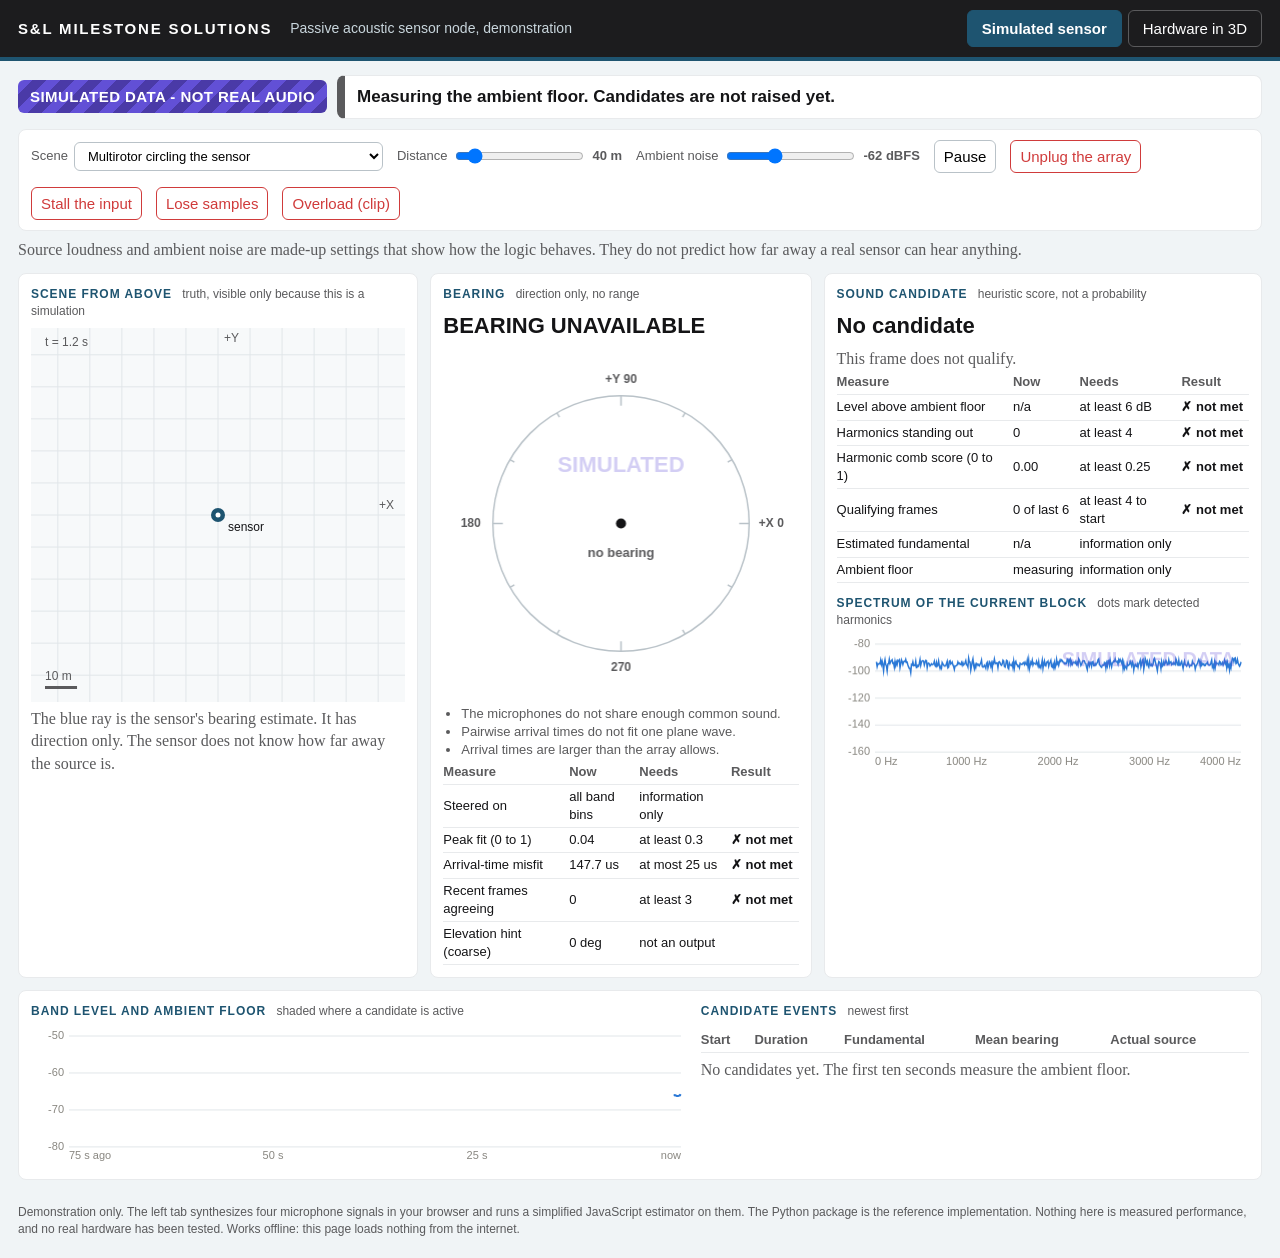
<file: demo/index.html>
<!doctype html>
<html lang="en">
<head>
<meta charset="utf-8">
<meta name="viewport" content="width=device-width, initial-scale=1">
<title>Passive acoustic sensor demo | S&amp;L Milestone Solutions</title>
<style>
:root { --obsidian:#1C1C1E; --marine:#1E5470; --lightmarine:#5A9AB5; --bg:#F0F4F6; --ink:#141416; --gray:#5A5A5C; --line:#E8EAEC;
  --good:#0ca30c; --warn:#fab219; --cand:#ec835a; --bad:#d03b3b; --sim:#6250d6; --series:#2a78d6; --series2:#eb6834; }
* { box-sizing: border-box; }
body { margin:0; background:var(--bg); color:var(--ink); font:15px/1.4 Aptos, "Segoe UI", Arial, Helvetica, sans-serif; }
p.note { font-family: Garamond, "EB Garamond", Georgia, serif; font-size:16px; color:var(--gray); margin:6px 0 0; }
header { background:var(--obsidian); color:#fff; display:flex; align-items:center; gap:18px; padding:10px 18px; border-bottom:4px solid var(--marine); flex-wrap:wrap; }
header .brand { font-weight:700; letter-spacing:.12em; font-size:15px; }
header .product { color:#c9d6dd; font-size:14px; }
.tabs { margin-left:auto; display:flex; gap:6px; }
.tabs button { background:transparent; color:#fff; border:1px solid #5a5a5c; border-radius:6px; padding:7px 14px; font:inherit; cursor:pointer; }
.tabs button.on { background:var(--marine); border-color:var(--marine); font-weight:600; }
#err { background:var(--bad); color:#fff; padding:8px 18px; font-weight:600; white-space:pre-wrap; }
main { padding:14px 18px 24px; max-width:1500px; margin:0 auto; }
.simbar { display:flex; align-items:center; gap:10px; flex-wrap:wrap; margin-bottom:10px; }
.badge { font-weight:700; color:#fff; padding:6px 12px; border-radius:6px; letter-spacing:.03em;
  background:repeating-linear-gradient(135deg, var(--sim) 0 10px, #4a3aa7 10px 20px); }
.headline { flex:1 1 320px; background:#fff; border:1px solid var(--line); border-left:8px solid var(--gray); border-radius:8px; padding:9px 12px; font-size:17px; font-weight:600; }
.headline[data-s="ok"] { border-left-color:var(--good); } .headline[data-s="candidate"] { border-left-color:var(--cand); }
.headline[data-s="warning"] { border-left-color:var(--warn); } .headline[data-s="fault"] { border-left-color:var(--bad); }
.controls { background:#fff; border:1px solid var(--line); border-radius:8px; padding:10px 12px; display:flex; gap:14px; align-items:center; flex-wrap:wrap; margin-bottom:12px; }
.controls label { font-size:13px; color:var(--gray); display:flex; align-items:center; gap:6px; }
.controls select, .controls button, .panel3d button, .panel3d select { font:inherit; padding:5px 9px; border:1px solid #b9c2c8; border-radius:6px; background:#fff; cursor:pointer; }
.controls button.fault { border-color:var(--bad); color:var(--bad); }
.grid { display:grid; grid-template-columns: minmax(0,1.05fr) minmax(0,1fr) minmax(0,1.15fr); gap:12px; }
@media (max-width:1100px) { .grid { grid-template-columns:1fr; } }
.card { background:#fff; border:1px solid var(--line); border-radius:8px; padding:12px; min-width:0; }
.card h2 { font-size:12px; letter-spacing:.08em; text-transform:uppercase; color:var(--marine); margin:0 0 8px; }
.card h2 span { text-transform:none; letter-spacing:0; color:var(--gray); font-weight:400; margin-left:6px; }
.big { font-size:22px; font-weight:700; margin:0 0 4px; }
canvas { display:block; width:100%; }
table { border-collapse:collapse; width:100%; font-size:13px; }
td, th { text-align:left; padding:3px 6px 3px 0; border-bottom:1px solid var(--line); font-variant-numeric:tabular-nums; }
th { color:var(--gray); font-weight:600; }
td.v { font-weight:700; white-space:nowrap; }
ul.reasons { margin:4px 0 0; padding-left:18px; font-size:13px; color:var(--gray); }
.wide { grid-column: 1 / -1; }
.two { display:grid; grid-template-columns: minmax(0,1.2fr) minmax(0,1fr); gap:12px; }
@media (max-width:1100px) { .two { grid-template-columns:1fr; } }
.stage { position:relative; background:#dfe6ea; border-radius:8px; overflow:hidden; border:1px solid var(--line); }
#gl { width:100%; height:640px; display:block; touch-action:none; cursor:grab; }
.chip { position:absolute; transform:translate(-50%,-50%); background:#fff; border:1.5px solid var(--obsidian); color:var(--obsidian); font-weight:700; font-size:12px;
  width:22px; height:22px; border-radius:50%; display:flex; align-items:center; justify-content:center; pointer-events:none; }
.chip.hot { background:var(--marine); color:#fff; border-color:var(--marine); }
.panel3d { display:flex; flex-direction:column; gap:10px; }
.panel3d .row { display:flex; gap:8px; align-items:center; flex-wrap:wrap; font-size:13px; color:var(--gray); }
.parts tr { cursor:default; } .parts tr.hot td { background:#e3eef3; }
.stamp { position:absolute; left:12px; bottom:10px; font-size:12px; color:#33454f; background:rgba(255,255,255,.8); padding:4px 8px; border-radius:6px; max-width:70%; }
.wide3d { grid-template-columns:minmax(0,2.1fr) minmax(0,1fr); }
@media (max-width:1100px) { .wide3d { grid-template-columns:1fr; } }
@media (max-width:700px) { #gl { height:420px; } .stamp { max-width:none; right:12px; font-size:11px; } .tabs { margin-left:0; } }
.card { overflow-x:auto; }
.controls label { max-width:100%; } .controls select { min-width:0; max-width:100%; }
footer { color:var(--gray); font-size:12px; padding:0 18px 20px; max-width:1500px; margin:0 auto; }
</style>
</head>
<body>
<header>
  <span class="brand">S&amp;L MILESTONE SOLUTIONS</span>
  <span class="product">Passive acoustic sensor node, demonstration</span>
  <div class="tabs"><button id="tabbtn-sim" class="on">Simulated sensor</button><button id="tabbtn-3d">Hardware in 3D</button></div>
</header>
<div id="err" hidden></div>

<main id="tab-sim">
  <div class="simbar">
    <span class="badge">SIMULATED DATA - NOT REAL AUDIO</span>
    <div class="headline" id="headline" data-s="notice">Starting.</div>
  </div>
  <div class="controls">
    <label>Scene <select id="scenario">
      <option value="orbit">Multirotor circling the sensor</option>
      <option value="flyby">Multirotor flying past</option>
      <option value="fan">Machine with a steady hum (false alert source)</option>
      <option value="tone">Single tone (alarm or whistle)</option>
      <option value="two">Multirotor and machine together</option>
      <option value="quiet">Ambient noise only</option>
    </select></label>
    <label>Distance <input type="range" id="range" min="15" max="250" value="40"> <b id="rangev">40 m</b></label>
    <label>Ambient noise <input type="range" id="noise" min="-72" max="-44" value="-62"> <b id="noisev">-62 dBFS</b></label>
    <button id="pause">Pause</button>
    <button class="fault" data-fault="unplug">Unplug the array</button>
    <button class="fault" data-fault="stall">Stall the input</button>
    <button class="fault" data-fault="overflow">Lose samples</button>
    <button class="fault" data-fault="clip">Overload (clip)</button>
  </div>
  <p class="note" style="margin:-4px 0 12px">Source loudness and ambient noise are made-up settings that show how the logic behaves. They do not predict how far away a real sensor can hear anything.</p>
  <div class="grid">
    <div class="card">
      <h2>Scene from above <span>truth, visible only because this is a simulation</span></h2>
      <canvas id="scene" width="600" height="600"></canvas>
      <p class="note">The blue ray is the sensor's bearing estimate. It has direction only. The sensor does not know how far away the source is.</p>
    </div>
    <div class="card">
      <h2>Bearing <span>direction only, no range</span></h2>
      <p class="big" id="brg">BEARING UNAVAILABLE</p>
      <canvas id="dial" width="420" height="420"></canvas>
      <ul class="reasons" id="reasons"></ul>
      <table id="brgtab"></table>
    </div>
    <div class="card">
      <h2>Sound candidate <span>heuristic score, not a probability</span></h2>
      <p class="big" id="cand">Not assessed</p>
      <p class="note" id="candcap"></p>
      <table id="candtab"></table>
      <h2 style="margin-top:12px">Spectrum of the current block <span>dots mark detected harmonics</span></h2>
      <canvas id="spec" width="640" height="210"></canvas>
    </div>
    <div class="card wide two">
      <div>
        <h2>Band level and ambient floor <span>shaded where a candidate is active</span></h2>
        <canvas id="strip" width="900" height="190"></canvas>
      </div>
      <div>
        <h2>Candidate events <span>newest first</span></h2>
        <table id="events"><thead><tr><th>Start</th><th>Duration</th><th>Fundamental</th><th>Mean bearing</th><th>Actual source</th></tr></thead><tbody></tbody></table>
        <p class="note" id="noevents">No candidates yet. The first ten seconds measure the ambient floor.</p>
      </div>
    </div>
  </div>
</main>

<main id="tab-3d" hidden>
  <div class="two wide3d">
    <div class="stage" id="stage">
      <canvas id="gl"></canvas>
      <div class="stamp">Mock-up built from the drawing dimensions (SLM-PAS-A01). It is not a photograph. Nothing shown has been built. Case appearance, case height, and USB socket position are not verified. The table and computer are stand-ins.</div>
    </div>
    <div class="card panel3d">
      <h2>View</h2>
      <div class="row">
        <button data-view="head">Sensor head</button><button data-view="top">From above</button><button data-view="under">From below</button><button data-view="site">Deployed on its stand</button>
      </div>
      <div class="row"><label>Exploded <input type="range" id="explode" min="0" max="100" value="0"></label>
        <label><input type="checkbox" id="capon" checked> Foam cap</label>
        <label><input type="checkbox" id="xray" checked> See-through cap</label>
        <label><input type="checkbox" id="spin"> Turn slowly</label>
        <label><input type="checkbox" id="labels" checked> Item numbers</label></div>
      <p class="note">Drag to turn. Scroll or pinch to zoom. Point at a row to light up the part.</p>
      <h2>Parts <span>item numbers match drawing SLM-PAS-A01</span></h2>
      <table class="parts" id="parts"></table>
    </div>
  </div>
</main>

<footer>Demonstration only. The left tab synthesizes four microphone signals in your browser and runs a simplified JavaScript estimator on them. The Python package is the reference implementation. Nothing here is measured performance, and no real hardware has been tested. Works offline: this page loads nothing from the internet.</footer>

<script>
"use strict";
window.addEventListener("error", function (e) { const b = document.getElementById("err"); b.hidden = false; b.textContent += "Script error: " + e.message + " (line " + e.lineno + ")\n"; });
const $ = (id) => document.getElementById(id);
const Q = new URLSearchParams(location.search);

// ======================================================================= signal simulation
const FS = 16000, BLOCK = 4096, HOP = 2048, C = 343.2, DF = FS / BLOCK;
const GEOM = [[0.033, -0.033], [0.033, 0.033], [-0.033, 0.033], [-0.033, -0.033]];
const PAIRS = [[0, 1], [0, 2], [0, 3], [1, 2], [1, 3], [2, 3]];
const BAND = [Math.ceil(300 / DF), Math.floor(3400 / DF)];
const HB = [Math.ceil(60 / DF), Math.floor(4000 / DF)];
const N2 = BLOCK * 4;
const HANN = new Float64Array(BLOCK);
for (let i = 0; i < BLOCK; i++) HANN[i] = 0.5 - 0.5 * Math.cos(2 * Math.PI * i / BLOCK);

function fft(re, im, inverse) {
  const n = re.length;
  for (let i = 1, j = 0; i < n; i++) {
    let bit = n >> 1;
    for (; j & bit; bit >>= 1) j ^= bit;
    j ^= bit;
    if (i < j) { let t = re[i]; re[i] = re[j]; re[j] = t; t = im[i]; im[i] = im[j]; im[j] = t; }
  }
  for (let len = 2; len <= n; len <<= 1) {
    const ang = 2 * Math.PI / len * (inverse ? 1 : -1), wr = Math.cos(ang), wi = Math.sin(ang), half = len >> 1;
    for (let i = 0; i < n; i += len) {
      let cr = 1, ci = 0;
      for (let k = 0; k < half; k++) {
        const a = i + k, b = a + half;
        const xr = re[b] * cr - im[b] * ci, xi = re[b] * ci + im[b] * cr;
        re[b] = re[a] - xr; im[b] = im[a] - xi; re[a] += xr; im[a] += xi;
        const t = cr * wr - ci * wi; ci = cr * wi + ci * wr; cr = t;
      }
    }
  }
}

// deterministic random numbers so every run of the demo looks the same
let seed = 20261110;
function rnd() { seed = (seed * 1664525 + 1013904223) >>> 0; return seed / 4294967296; }
function gauss() { let u = 0; while (u === 0) u = rnd(); return Math.sqrt(-2 * Math.log(u)) * Math.cos(2 * Math.PI * rnd()); }

function makeRotor(f0, rotors, detune, harmonics) {
  // each rotor repeats exactly, so one period goes into a table and playback is a table lookup
  const N = 2048, f = [], tables = [], amp = [];
  let power = 0;
  for (let h = 1; h <= harmonics; h++) { amp.push(Math.pow(h, -0.7)); power += amp[h - 1] * amp[h - 1] / 2; }
  const scale = 1 / Math.sqrt(power * rotors);
  for (let r = 0; r < rotors; r++) {
    const fr = f0 * (1 + detune * (rotors > 1 ? (2 * r / (rotors - 1) - 1) : 0)), table = new Float64Array(N + 1);
    for (let h = 1; h <= harmonics && h * fr <= 7000; h++) {
      const phase = 2 * Math.PI * rnd();
      for (let i = 0; i <= N; i++) table[i] += scale * amp[h - 1] * Math.sin(2 * Math.PI * h * i / N + phase);
    }
    f.push(fr); tables.push(table);
  }
  return function (tau) {
    let s = 0;
    for (let r = 0; r < rotors; r++) {
      let x = f[r] * tau; x = (x - Math.floor(x)) * N;
      const i = x | 0, table = tables[r];
      s += table[i] + (table[i + 1] - table[i]) * (x - i);
    }
    return s;
  };
}
const SIGNALS = { rotor: makeRotor(165, 4, 0.012, 14), fan: makeRotor(120, 1, 0, 10), tone: (tau) => Math.SQRT2 * Math.sin(2 * Math.PI * 1000 * tau) };

const sim = { t: 0, scenario: Q.get("scenario") || "orbit", range: +(Q.get("range") || 40), noiseDb: +(Q.get("noise") || -62), paused: false,
  ring: [0, 1, 2, 3].map(() => new Float64Array(BLOCK)), valid: 0, levels: [], floor: null, window: [], active: false, event: null, events: [],
  track: [], history: [], fault: null, faultUntil: 0, lastFrameWall: performance.now(), status: null, restarts: 0, lost: 0 };

function sources(t) {
  // each source: kind, position [x, y, z] in metres (x along the array +X axis, y along +Y, z up), level at 1 m
  const R = sim.range, out = [];
  const drone = () => {
    const a = (20 + (t - 12) * 6) * Math.PI / 180;
    return { kind: "rotor", name: "multirotor", pos: [R * Math.cos(a), R * Math.sin(a), 0.4 * R], level: 0.5 };
  };
  const on = t >= 12;
  if (sim.scenario === "orbit" && on) out.push(drone());
  if (sim.scenario === "flyby" && on) {
    const u = ((t - 12) % 40) / 40;
    out.push({ kind: "rotor", name: "multirotor", pos: [-4 * R + 8 * R * u, R, 0.5 * R], level: 0.5 });
  }
  if ((sim.scenario === "fan" || sim.scenario === "two") && on && ((t - 12) % 45) < 30)
    out.push({ kind: "fan", name: "machine", pos: [-0.17 * R * 1.2, 0.98 * R * 1.2 * 0.4, 0.5], level: 0.16 });
  if (sim.scenario === "two" && on) out.push(drone());
  if (sim.scenario === "tone" && on) out.push({ kind: "tone", name: "tone", pos: [-0.34 * R, -0.94 * R, 2], level: 0.3 });
  return out;
}

function synthHop() {
  const hop = [0, 1, 2, 3].map(() => new Float64Array(HOP));
  const sigma = Math.pow(10, sim.noiseDb / 20);
  const t0 = sim.t, t1 = sim.t + HOP / FS;
  const a = sources(t0), b = sources(t1);
  for (let m = 0; m < 4; m++) {
    const out = hop[m];
    for (let i = 0; i < HOP; i++) out[i] = sigma * gauss();
    for (let s = 0; s < a.length && s < b.length; s++) {
      const d0 = Math.hypot(a[s].pos[0] - GEOM[m][0], a[s].pos[1] - GEOM[m][1], a[s].pos[2]);
      const d1 = Math.hypot(b[s].pos[0] - GEOM[m][0], b[s].pos[1] - GEOM[m][1], b[s].pos[2]);
      const sig = SIGNALS[a[s].kind], level = a[s].level;
      for (let i = 0; i < HOP; i++) {
        const d = d0 + (d1 - d0) * i / HOP;
        out[i] += level / Math.max(d, 0.5) * sig(t0 + i / FS - d / C);
      }
    }
  }
  if (sim.fault === "clip") for (let m = 0; m < 4; m++) for (let i = 0; i < HOP; i++) hop[m][i] = Math.max(-1, Math.min(1, hop[m][i] * 400));
  return hop;
}

// ======================================================================= simplified estimator
const reA = [0, 1, 2, 3].map(() => new Float64Array(BLOCK)), imA = [0, 1, 2, 3].map(() => new Float64Array(BLOCK));
const re2 = new Float64Array(N2), im2 = new Float64Array(N2);
const power = new Float64Array(BLOCK / 2 + 1), floorArr = new Float64Array(BLOCK / 2 + 1), prom = new Float64Array(BLOCK / 2 + 1);

function analyze() {
  const r = { audio: "OK", reasons: [], bearing: null, harmonic: { f0: null, count: 0, score: 0, freqs: [] } };
  let peak = 0, sumsq = 0;
  for (let m = 0; m < 4; m++) {
    const x = sim.ring[m];
    let mean = 0; for (let i = 0; i < BLOCK; i++) mean += x[i]; mean /= BLOCK;
    for (let i = 0; i < BLOCK; i++) { const v = x[i]; if (Math.abs(v) > peak) peak = Math.abs(v); const d = v - mean; sumsq += d * d; reA[m][i] = d * HANN[i]; imA[m][i] = 0; }
    fft(reA[m], imA[m], false);
  }
  r.levelDb = 10 * Math.log10(Math.max(sumsq / (4 * BLOCK), 1e-16));
  if (peak >= 0.999) { r.audio = "CLIPPING"; r.reasons = ["The audio block is not usable (clipping)."]; r.bandDb = r.levelDb; return r; }
  let band = 0;
  for (let k = 0; k <= BLOCK / 2; k++) {
    let p = 0; for (let m = 0; m < 4; m++) p += reA[m][k] * reA[m][k] + imA[m][k] * imA[m][k];
    power[k] = p / 4; if (k >= BAND[0] && k <= BAND[1]) band += power[k];
  }
  r.bandDb = 10 * Math.log10(Math.max(2 * band / (BLOCK * BLOCK * 0.375), 1e-16));
  // local noise floor: median over about 200 Hz, refreshed every fourth bin
  const win = [];
  for (let k = HB[0]; k <= HB[1]; k++) {
    if ((k - HB[0]) % 4 === 0) {
      win.length = 0;
      for (let j = Math.max(HB[0], k - 25); j <= Math.min(HB[1], k + 25); j++) win.push(power[j]);
      win.sort((p, q) => p - q);
      floorArr[k] = Math.max(win[win.length >> 1], 1e-30);
    } else floorArr[k] = floorArr[k - 1];
    prom[k] = 10 * Math.log10(Math.max(power[k], 1e-30) / floorArr[k]);
  }
  // harmonic comb search
  let best = -1e9, bestF = 0;
  for (let f0 = 70; f0 <= 500; f0++) {
    let merit = 0;
    for (let h = 1; h <= 16; h++) {
      const fc = h * f0; if (fc > 3990) break;
      const centre = Math.round(fc / DF), hw = Math.ceil(0.015 * fc / DF) + 1;
      let pk = -99; for (let k = Math.max(HB[0], centre - hw); k <= Math.min(HB[1], centre + hw); k++) if (prom[k] > pk) pk = prom[k];
      merit += pk >= 9 ? Math.min(pk, 30) : -6;
    }
    if (merit > best) { best = merit; bestF = f0; }
  }
  let count = 0, sum = 0, fsum = 0, wsum = 0; const freqs = [];
  for (let h = 1; h <= 16; h++) {
    const fc = h * bestF; if (fc > 3990) break;
    const centre = Math.round(fc / DF), hw = Math.ceil(0.015 * fc / DF) + 1;
    let pk = -99, at = centre; for (let k = Math.max(HB[0], centre - hw); k <= Math.min(HB[1], centre + hw); k++) if (prom[k] > pk) { pk = prom[k]; at = k; }
    if (pk >= 9) { count++; sum += pk; freqs.push(at * DF); fsum += pk * at * DF / h; wsum += pk; }
  }
  if (count) r.harmonic = { f0: fsum / wsum, count: count, score: Math.min(count / 8, 1) * Math.min(sum / count / 20, 1), freqs: freqs, prom: sum / count };

  // bearing: pair delays from generalized cross-correlation, then one plane wave fitted to them
  let tonal = 0, tonalPower = 0;
  for (let k = BAND[0]; k <= BAND[1]; k++) if (prom[k] >= 6) { tonal++; tonalPower += power[k]; }
  const useTonal = tonal >= 12;
  const used = useTonal ? tonal : BAND[1] - BAND[0] + 1;
  const taus = [], quals = [];
  for (const [i, j] of PAIRS) {
    re2.fill(0); im2.fill(0);
    for (let k = BAND[0]; k <= BAND[1]; k++) {
      if (useTonal && prom[k] < 6) continue;
      const cr = reA[i][k] * reA[j][k] + imA[i][k] * imA[j][k], ci = imA[i][k] * reA[j][k] - reA[i][k] * imA[j][k];
      const mag = Math.hypot(cr, ci) || 1;
      re2[k] = cr / mag; im2[k] = ci / mag; re2[N2 - k] = cr / mag; im2[N2 - k] = -ci / mag;
    }
    fft(re2, im2, true);
    const reach = Math.ceil(Math.hypot(GEOM[j][0] - GEOM[i][0], GEOM[j][1] - GEOM[i][1]) / C * FS * 4) + 6;
    let pk = -1e9, at = 0;
    for (let n = -reach; n <= reach; n++) { const v = re2[(n + N2) % N2]; if (v > pk) { pk = v; at = n; } }
    const y0 = re2[(at - 1 + N2) % N2], y2 = re2[(at + 1 + N2) % N2], den = y0 - 2 * pk + y2;
    const frac = den < 0 ? Math.max(-0.5, Math.min(0.5, 0.5 * (y0 - y2) / den)) : 0;
    taus.push((at + frac) / (FS * 4)); quals.push(pk / (2 * used));
  }
  let mxx = 0, mxy = 0, myy = 0, vx = 0, vy = 0;
  PAIRS.forEach(([i, j], p) => { const bx = GEOM[j][0] - GEOM[i][0], by = GEOM[j][1] - GEOM[i][1]; mxx += bx * bx; mxy += bx * by; myy += by * by; vx += bx * taus[p] * C; vy += by * taus[p] * C; });
  const det = mxx * myy - mxy * mxy, sx = (myy * vx - mxy * vy) / det, sy = (mxx * vy - mxy * vx) / det;
  let res = 0;
  PAIRS.forEach(([i, j], p) => { const e = taus[p] - ((GEOM[j][0] - GEOM[i][0]) * sx + (GEOM[j][1] - GEOM[i][1]) * sy) / C; res += e * e; });
  const quality = quals.reduce((a, b) => a + b, 0) / 6, residual = Math.sqrt(res / 6) * 1e6, norm = Math.hypot(sx, sy);
  const az = (Math.atan2(sy, sx) * 180 / Math.PI + 360) % 360;
  const reasons = [];
  if (tonal > 0 && tonal < 12 && tonalPower > 0.5 * band) reasons.push("The coherent sound is a narrow tone. Tones give unreliable bearings.");
  if (quality < 0.3) reasons.push("The microphones do not share enough common sound.");
  if (residual > 25) reasons.push("Pairwise arrival times do not fit one plane wave.");
  if (norm < 0.34) reasons.push("Arrival times are near zero on every pair: overhead source or diffuse noise.");
  if (norm > 1.25) reasons.push("Arrival times are larger than the array allows.");
  r.bearing = { raw: az, quality: quality, residual: residual, elevation: Math.acos(Math.min(norm, 1)) * 180 / Math.PI, basis: useTonal ? "tonal bins" : "all band bins" };
  r.reasons = reasons;
  return r;
}

function wrap180(a) { return ((a + 180) % 360 + 360) % 360 - 180; }

function step() {
  // one hop of simulated time: synthesize, then analyze the newest block
  const wall = performance.now();
  if (sim.fault === "unplug" || sim.fault === "stall") {
    if (sim.t >= sim.faultUntil) { if (sim.fault === "unplug") sim.restarts++; sim.fault = null; sim.valid = 0; sim.window = []; sim.track = []; }
    else { sim.t += HOP / FS; endEvent("ended by fault"); if (sim.fault === "unplug") sim.lastFrameWall = wall; return; }
  }
  const hop = synthHop();
  const lost = sim.fault === "overflow";
  if (lost) { sim.lost++; sim.valid = 0; sim.window = []; sim.track = []; endEvent("ended by lost samples"); }
  if (sim.fault === "overflow" || sim.fault === "clip") { if (sim.t >= sim.faultUntil) sim.fault = null; }
  for (let m = 0; m < 4; m++) { sim.ring[m].copyWithin(0, HOP); sim.ring[m].set(hop[m], BLOCK - HOP); }
  sim.valid = Math.min(sim.valid + HOP, BLOCK);
  sim.t += HOP / FS;
  sim.lastFrameWall = wall;
  if (sim.valid < BLOCK) { sim.status = { partial: true, lost: lost }; return; }
  const r = analyze();
  const usable = r.audio === "OK";
  if (usable) { sim.levels.push(r.bandDb); if (sim.levels.length > 2344) sim.levels.shift(); }
  if (sim.levels.length >= 78) { const s = sim.levels.slice().sort((a, b) => a - b); sim.floor = s[Math.floor(0.1 * (s.length - 1))]; }
  const above = usable && sim.floor !== null ? r.bandDb - sim.floor : null;
  const checks = { level: above !== null && above >= 6, count: r.harmonic.count >= 4, score: r.harmonic.score >= 0.25 };
  const qualifies = usable && checks.level && checks.count && checks.score;
  sim.window.push(qualifies); if (sim.window.length > 6) sim.window.shift();
  const hits = sim.window.filter(Boolean).length;
  const was = sim.active;
  if (!sim.active && hits >= 4) sim.active = true; else if (sim.active && hits <= 1) sim.active = false;
  // bearing: frame gates, then agreement across frames
  let bearing = null;
  const frameOk = usable && r.bearing && r.reasons.length === 0;
  sim.track.push(frameOk ? r.bearing.raw : null); if (sim.track.length > 5) sim.track.shift();
  if (frameOk) {
    const agree = sim.track.filter((a) => a !== null && Math.abs(wrap180(a - r.bearing.raw)) <= 15).length;
    if (agree >= 3) bearing = r.bearing.raw; else r.reasons.push("Recent frames do not agree on one direction.");
    r.agree = agree;
  }
  const truth = sources(sim.t).map((s) => ({ name: s.name, az: (Math.atan2(s.pos[1], s.pos[0]) * 180 / Math.PI + 360) % 360, pos: s.pos }));
  if (sim.active && !was) { sim.event = { start: sim.t, f0: [], brg: [], truth: truth.length ? truth.map((s) => s.name).join(" and ") : "none" }; }
  if (sim.active && sim.event) { if (r.harmonic.f0) sim.event.f0.push(r.harmonic.f0); if (bearing !== null) sim.event.brg.push(bearing); }
  if (!sim.active && was) endEvent("");
  sim.status = { r: r, above: above, checks: checks, hits: hits, bearing: bearing, truth: truth, qualifies: qualifies };
  sim.history.push({ t: sim.t, level: r.bandDb, floor: sim.floor, cand: sim.active, brg: bearing });
  if (sim.history.length > 600) sim.history.shift();
}
function summarize(e) {
  let s = 0, c = 0; for (const a of e.brg) { s += Math.sin(a * Math.PI / 180); c += Math.cos(a * Math.PI / 180); }
  e.mean = e.brg.length ? (Math.atan2(s, c) * 180 / Math.PI + 360) % 360 : null;
  e.f0m = e.f0.length ? e.f0.slice().sort((a, b) => a - b)[e.f0.length >> 1] : null;
  return e;
}
function endEvent(note) {
  if (!sim.event) return;
  const e = summarize(sim.event); e.end = sim.t; e.note = note; sim.event = null; sim.active = false;
  sim.events.unshift(e); if (sim.events.length > 8) sim.events.pop();
}

// ======================================================================= display
function fit(canvas) {
  const ratio = window.devicePixelRatio || 1, w = canvas.clientWidth || canvas.width, h = Math.round(w * canvas.height / canvas.width);
  if (canvas.dataset.w != w) { canvas.dataset.w = w; canvas.dataset.ar = canvas.height / canvas.width; }
  const ar = +canvas.dataset.ar;
  canvas.width = Math.round(w * ratio); canvas.height = Math.round(w * ar * ratio);
  const g = canvas.getContext("2d"); g.setTransform(ratio, 0, 0, ratio, 0, 0);
  return { g: g, w: w, h: w * ar };
}
function rows(table, list) {
  table.innerHTML = "";
  const head = table.insertRow(); ["Measure", "Now", "Needs", "Result"].forEach((t) => { const th = document.createElement("th"); th.textContent = t; head.appendChild(th); });
  for (const [a, b, c, ok] of list) { const tr = table.insertRow(); [a, b, c].forEach((t) => { tr.insertCell().textContent = t; }); const v = tr.insertCell(); v.className = "v"; v.textContent = ok === null ? "" : (ok ? "✓ met" : "✗ not met"); }
}
function num(v, d, u) { return v === null || v === undefined || !isFinite(v) ? "n/a" : v.toFixed(d) + (u ? " " + u : ""); }

function draw() {
  const now = performance.now(), age = (now - sim.lastFrameWall) / 1000, st = sim.status;
  const stale = !sim.paused && age > 2.5 && sim.fault !== "unplug";
  let head = "Starting. Waiting for the first full audio block.", sev = "notice";
  const live = st && !st.partial && !stale && sim.fault !== "unplug";
  if (sim.fault === "unplug") { head = "ACQUISITION FAULT. The audio stream stopped. The device may be unplugged. Reconnecting."; sev = "fault"; }
  else if (stale) { head = "INPUT STALE. No new audio result for " + age.toFixed(0) + " s."; sev = "fault"; }
  else if (sim.paused) { head = "Paused."; sev = "notice"; }
  else if (st && st.partial) { head = st.lost ? "Samples were lost (overflow). This block is not analysed." : "Waiting for a full audio block."; sev = st.lost ? "warning" : "notice"; }
  else if (live && st.r.audio !== "OK") { head = "AUDIO FAULT: clipping. No detection or bearing from this block."; sev = "warning"; }
  else if (live && sim.active) { head = "Rotor-like sound candidate (heuristic)."; sev = "candidate"; }
  else if (live && sim.floor === null) { head = "Measuring the ambient floor. Candidates are not raised yet."; sev = "notice"; }
  else if (live) { head = "Listening. No candidate."; sev = "ok"; }
  $("headline").textContent = head; $("headline").dataset.s = sev;

  // candidate card
  if (live && st.r.audio === "OK") {
    const h = st.r.harmonic;
    $("cand").textContent = sim.active ? "ROTOR-LIKE SOUND CANDIDATE" : "No candidate";
    $("candcap").textContent = sim.active ? "Heuristic match on level and harmonic structure. Not an identification. Fans, engines, and other machinery can also match."
      : (st.qualifies ? "This frame qualifies. Waiting for enough qualifying frames." : "This frame does not qualify.");
    rows($("candtab"), [
      ["Level above ambient floor", num(st.above, 1, "dB"), "at least 6 dB", st.checks.level],
      ["Harmonics standing out", String(h.count), "at least 4", st.checks.count],
      ["Harmonic comb score (0 to 1)", num(h.score, 2), "at least 0.25", st.checks.score],
      ["Qualifying frames", st.hits + " of last 6", "at least 4 to start", st.hits >= 4],
      ["Estimated fundamental", num(h.f0, 1, "Hz"), "information only", null],
      ["Ambient floor", sim.floor === null ? "measuring" : num(sim.floor, 1, "dBFS"), "information only", null]]);
  } else { $("cand").textContent = "Not assessed"; $("candcap").textContent = "No current audio result."; $("candtab").innerHTML = ""; }

  // bearing card
  const reasons = $("reasons"); reasons.innerHTML = "";
  let shown = null;
  if (live && st.bearing !== null) { shown = st.bearing; $("brg").textContent = shown.toFixed(0) + " deg local"; }
  else {
    $("brg").textContent = "BEARING UNAVAILABLE";
    const list = live ? st.r.reasons : ["No current audio result."];
    for (const t of list) { const li = document.createElement("li"); li.textContent = t; reasons.appendChild(li); }
  }
  if (live && st.r.bearing) {
    const b = st.r.bearing;
    rows($("brgtab"), [["Steered on", b.basis, "information only", null], ["Peak fit (0 to 1)", num(b.quality, 2), "at least 0.3", b.quality >= 0.3],
      ["Arrival-time misfit", num(b.residual, 1, "us"), "at most 25 us", b.residual <= 25],
      ["Recent frames agreeing", String(st.r.agree || 0), "at least 3", (st.r.agree || 0) >= 3], ["Elevation hint (coarse)", num(b.elevation, 0, "deg"), "not an output", null]]);
  } else $("brgtab").innerHTML = "";
  drawDial(shown, live); drawScene(shown, live); drawSpectrum(live); drawStrip();

  const body = $("events").tBodies[0]; body.innerHTML = "";
  const listed = (sim.event ? [summarize(Object.assign({}, sim.event, { end: sim.t, open: true }))] : []).concat(sim.events);
  for (const e of listed) {
    const tr = body.insertRow();
    [e.start.toFixed(1) + " s", (e.end - e.start).toFixed(1) + " s" + (e.open ? ", in progress" : ""), num(e.f0m, 0, "Hz"), e.mean === null ? "none" : e.mean.toFixed(0) + " deg", e.truth].forEach((t) => { tr.insertCell().textContent = t; });
  }
  $("noevents").hidden = listed.length > 0;
}

function drawDial(bearing, live) {
  const { g, w, h } = fit($("dial")); const cx = w / 2, cy = h / 2, R = w * 0.36;
  g.clearRect(0, 0, w, h); g.strokeStyle = "#b9c2c8"; g.lineWidth = 1.5; g.beginPath(); g.arc(cx, cy, R, 0, 7); g.stroke();
  g.fillStyle = "#5A5A5C"; g.font = "600 12px Aptos, Segoe UI, Arial"; g.textAlign = "center"; g.textBaseline = "middle";
  for (let d = 0; d < 360; d += 30) {
    const a = d * Math.PI / 180, r1 = R - (d % 90 === 0 ? 10 : 5);
    g.beginPath(); g.moveTo(cx + r1 * Math.cos(a), cy - r1 * Math.sin(a)); g.lineTo(cx + R * Math.cos(a), cy - R * Math.sin(a)); g.stroke();
  }
  [[0, "+X 0"], [90, "+Y 90"], [180, "180"], [270, "270"]].forEach(([d, t]) => { const a = d * Math.PI / 180; g.fillText(t, cx + (R + 22) * Math.cos(a), cy - (R + 16) * Math.sin(a)); });
  if (live) for (const p of sim.history) { if (p.brg === null || sim.t - p.t > 30) continue; const a = p.brg * Math.PI / 180;
    g.globalAlpha = 0.15 + 0.6 * (1 - (sim.t - p.t) / 30); g.fillStyle = "#2a78d6"; g.beginPath(); g.arc(cx + R * Math.cos(a), cy - R * Math.sin(a), 3, 0, 7); g.fill(); }
  g.globalAlpha = 1;
  if (bearing !== null) { const a = bearing * Math.PI / 180; g.strokeStyle = "#2a78d6"; g.lineWidth = 4; g.lineCap = "round"; g.beginPath(); g.moveTo(cx, cy); g.lineTo(cx + (R - 6) * Math.cos(a), cy - (R - 6) * Math.sin(a)); g.stroke(); }
  else { g.fillStyle = "#5A5A5C"; g.font = "700 13px Aptos, Segoe UI, Arial"; g.fillText("no bearing", cx, cy + 30); }
  g.fillStyle = "#141416"; g.beginPath(); g.arc(cx, cy, 5, 0, 7); g.fill();
  g.fillStyle = "rgba(98,80,214,.28)"; g.font = "700 22px Aptos, Segoe UI, Arial"; g.fillText("SIMULATED", cx, cy - R * 0.45);
}

function drawScene(bearing, live) {
  const { g, w, h } = fit($("scene")); const cx = w / 2, cy = h / 2, span = Math.max(sim.range * 1.35, 30), k = (w / 2 - 14) / span;
  g.clearRect(0, 0, w, h); g.fillStyle = "#f7f9fa"; g.fillRect(0, 0, w, h);
  g.strokeStyle = "#e1e6e9"; g.lineWidth = 1;
  const stepM = span > 160 ? 50 : span > 60 ? 20 : 10;
  for (let x = -Math.floor(span / stepM) * stepM; x <= span; x += stepM) { g.beginPath(); g.moveTo(cx + x * k, 0); g.lineTo(cx + x * k, h); g.moveTo(0, cy - x * k); g.lineTo(w, cy - x * k); g.stroke(); }
  g.fillStyle = "#5A5A5C"; g.font = "12px Aptos, Segoe UI, Arial"; g.textAlign = "left"; g.textBaseline = "alphabetic";
  g.fillRect(14, h - 16, stepM * k, 3); g.fillText(stepM + " m", 14, h - 22);
  g.fillText("+X", w - 26, cy - 6); g.fillText("+Y", cx + 6, 14);
  if (bearing !== null) { const a = bearing * Math.PI / 180; g.strokeStyle = "#2a78d6"; g.lineWidth = 3; g.beginPath(); g.moveTo(cx, cy); g.lineTo(cx + w * Math.cos(a), cy - w * Math.sin(a)); g.stroke(); }
  const st = sim.status;
  for (const s of sources(sim.t)) {
    const x = cx + s.pos[0] * k, y = cy - s.pos[1] * k;
    g.setLineDash([4, 4]); g.strokeStyle = "#9aa5ab"; g.lineWidth = 1; g.beginPath(); g.moveTo(cx, cy); g.lineTo(x, y); g.stroke(); g.setLineDash([]);
    g.fillStyle = s.kind === "rotor" ? "#141416" : s.kind === "fan" ? "#eb6834" : "#6250d6";
    if (s.kind === "rotor") { for (const [dx, dy] of [[-6, -6], [6, -6], [-6, 6], [6, 6]]) { g.beginPath(); g.arc(x + dx, y + dy, 4, 0, 7); g.fill(); } g.fillRect(x - 6, y - 1.5, 12, 3); g.fillRect(x - 1.5, y - 6, 3, 12); }
    else { g.beginPath(); g.arc(x, y, 7, 0, 7); g.fill(); }
    g.fillStyle = "#141416"; g.fillText(s.name + ", " + Math.hypot(s.pos[0], s.pos[1], s.pos[2]).toFixed(0) + " m", x + 12, y - 8);
  }
  g.fillStyle = "#1E5470"; g.beginPath(); g.arc(cx, cy, 7, 0, 7); g.fill(); g.fillStyle = "#fff"; g.beginPath(); g.arc(cx, cy, 2.5, 0, 7); g.fill();
  g.fillStyle = "#141416"; g.fillText("sensor", cx + 10, cy + 16);
  g.fillStyle = "#5A5A5C"; g.fillText("t = " + sim.t.toFixed(1) + " s", 14, 18);
}

function drawSpectrum(live) {
  const { g, w, h } = fit($("spec")); g.clearRect(0, 0, w, h);
  const L = 38, B = 20, T = 8, kMax = Math.floor(4000 / DF);
  g.strokeStyle = "#e1e6e9"; g.fillStyle = "#898781"; g.font = "11px Aptos, Segoe UI, Arial"; g.textAlign = "right"; g.textBaseline = "middle";
  if (!live || sim.status.r.audio !== "OK") { g.textAlign = "center"; g.fillText("No spectrum for the current block.", w / 2, h / 2); return; }
  const ref = 10 * Math.log10(BLOCK * BLOCK * 0.375 / 2);
  let top = -200; for (let k = 4; k <= kMax; k++) top = Math.max(top, 10 * Math.log10(power[k] + 1e-30) - ref);
  top = Math.ceil((top + 5) / 10) * 10; const bottom = top - 80;
  const px = (k) => L + (w - L - 8) * k / kMax, py = (db) => T + (h - T - B) * (1 - (Math.max(db, bottom) - bottom) / 80);
  for (let d = bottom; d <= top; d += 20) { g.beginPath(); g.moveTo(L, py(d)); g.lineTo(w - 8, py(d)); g.stroke(); g.fillText(d, L - 5, py(d)); }
  g.textBaseline = "top"; for (let f = 0; f <= 4000; f += 1000) { g.textAlign = f === 0 ? "left" : f === 4000 ? "right" : "center"; g.fillText(f + " Hz", px(f / DF), h - B + 4); }
  g.strokeStyle = "#2a78d6"; g.lineWidth = 1.5; g.beginPath();
  for (let k = 4; k <= kMax; k += 2) { const v = 10 * Math.log10(Math.max(power[k], power[k + 1]) + 1e-30) - ref; if (k === 4) g.moveTo(px(k), py(v)); else g.lineTo(px(k), py(v)); }
  g.stroke();
  g.fillStyle = "#eb6834"; for (const f of sim.status.r.harmonic.freqs) { const k = Math.round(f / DF); g.beginPath(); g.arc(px(k), py(10 * Math.log10(power[k] + 1e-30) - ref), 4, 0, 7); g.fill(); }
  g.fillStyle = "rgba(98,80,214,.28)"; g.font = "700 20px Aptos, Segoe UI, Arial"; g.textBaseline = "middle"; g.textAlign = "right"; g.fillText("SIMULATED DATA", w - 14, T + 16);
}

function drawStrip() {
  const { g, w, h } = fit($("strip")); g.clearRect(0, 0, w, h);
  const L = 38, B = 20, T = 8, rowsH = sim.history.filter((p) => sim.t - p.t <= 75);
  g.fillStyle = "#898781"; g.font = "11px Aptos, Segoe UI, Arial"; g.textAlign = "center"; g.textBaseline = "middle";
  if (!rowsH.length) { g.fillText("No history yet.", w / 2, h / 2); return; }
  let hi = -60, lo = 0; for (const p of rowsH) { hi = Math.max(hi, p.level); lo = Math.min(lo, p.level, p.floor === null ? 0 : p.floor); }
  hi = Math.ceil((hi + 3) / 10) * 10; lo = Math.min(Math.floor((lo - 3) / 10) * 10, hi - 30);
  const px = (t) => L + (w - L - 8) * (1 - (sim.t - t) / 75), py = (v) => T + (h - T - B) * (1 - (v - lo) / (hi - lo));
  g.fillStyle = "#cde2fb"; let start = null;
  rowsH.forEach((p, i) => { if (p.cand && start === null) start = p.t; if (start !== null && (!p.cand || i === rowsH.length - 1)) { g.fillRect(px(start), T, Math.max(px(p.t) - px(start), 2), h - T - B); start = null; } });
  g.strokeStyle = "#e1e6e9"; g.fillStyle = "#898781"; g.textAlign = "right";
  for (let d = lo; d <= hi; d += 10) { g.beginPath(); g.moveTo(L, py(d)); g.lineTo(w - 8, py(d)); g.stroke(); g.fillText(d, L - 5, py(d)); }
  g.textBaseline = "top"; [["75 s ago", 0, "left"], ["50 s", 1 / 3, "center"], ["25 s", 2 / 3, "center"], ["now", 1, "right"]].forEach(([t, f, align]) => { g.textAlign = align; g.fillText(t, L + (w - L - 8) * f, h - B + 4); });
  g.setLineDash([6, 4]); g.strokeStyle = "#eb6834"; g.lineWidth = 2; g.beginPath(); let pen = false;
  for (const p of rowsH) { if (p.floor === null) continue; if (!pen) { g.moveTo(px(p.t), py(p.floor)); pen = true; } else g.lineTo(px(p.t), py(p.floor)); } g.stroke(); g.setLineDash([]);
  g.strokeStyle = "#2a78d6"; g.beginPath(); rowsH.forEach((p, i) => { if (i === 0) g.moveTo(px(p.t), py(p.level)); else g.lineTo(px(p.t), py(p.level)); }); g.stroke();
}

// ---- controls and loop
$("scenario").value = sim.scenario; $("range").value = sim.range; $("noise").value = sim.noiseDb;
function labels() { $("rangev").textContent = sim.range + " m"; $("noisev").textContent = sim.noiseDb + " dBFS"; }
labels();
$("scenario").onchange = (e) => { sim.scenario = e.target.value; };
$("range").oninput = (e) => { sim.range = +e.target.value; labels(); };
$("noise").oninput = (e) => { sim.noiseDb = +e.target.value; labels(); };
$("pause").onclick = () => { sim.paused = !sim.paused; $("pause").textContent = sim.paused ? "Resume" : "Pause"; sim.lastFrameWall = performance.now(); };
function startFault(f) { sim.fault = f; sim.faultUntil = sim.t + (f === "unplug" ? 6 : f === "stall" ? 7 : f === "clip" ? 1.0 : 0.3); }
document.querySelectorAll("button.fault").forEach((b) => { b.onclick = () => startFault(b.dataset.fault); });
const fast = +(Q.get("fast") || 0);
for (let i = 0; i < fast * FS / HOP; i++) step();
if (Q.get("fault")) startFault(Q.get("fault"));
setInterval(() => { if (!sim.paused && !document.getElementById("tab-sim").hidden) step(); }, 1000 * HOP / FS);
setInterval(() => { if (!document.getElementById("tab-sim").hidden) draw(); }, 250);
draw();

// self-test hook for automated checks: ?selftest=1 writes estimator results into the page
if (Q.get("selftest")) {
  const out = [];
  for (const [scenario, range, noise] of [["orbit", 40, -62], ["orbit", 120, -62], ["orbit", 250, -50], ["fan", 40, -62], ["tone", 40, -62], ["quiet", 40, -62]]) {
    Object.assign(sim, { t: 0, scenario: scenario, range: range, noiseDb: noise, valid: 0, levels: [], floor: null, window: [], active: false, event: null, events: [], track: [], history: [], fault: null });
    let shown = 0, frames = 0, worst = 0, cand = 0, sumErr = 0;
    for (let i = 0; i < 40 * FS / HOP; i++) {
      step(); const s = sim.status; if (!s || s.partial || sim.t < 14) continue;
      frames++; if (sim.active) cand++;
      if (s.bearing !== null && s.truth.length) { shown++; const e = Math.abs(wrap180(s.bearing - s.truth[0].az)); sumErr += e; worst = Math.max(worst, e); }
      else if (s.bearing !== null) shown++;
    }
    out.push([scenario, range + "m", noise + "dB", "frames=" + frames, "candidateFrames=" + cand, "bearingShown=" + shown, "meanErr=" + (shown ? (sumErr / shown).toFixed(1) : "n/a"), "worstErr=" + worst.toFixed(1), "events=" + (sim.events.length + (sim.event ? 1 : 0))].join(" "));
  }
  const pre = document.createElement("pre"); pre.id = "selftest"; pre.textContent = out.join("\n"); document.body.appendChild(pre);
}
</script>

<script>
"use strict";
// ======================================================================= 3D hardware mock-up (plain WebGL, no libraries)
(function () {
  const canvas = $("gl"), stage = $("stage");
  const gl = canvas.getContext("webgl", { antialias: true, alpha: false, stencil: true });
  if (!gl) { const d = document.createElement("div"); d.className = "stamp"; d.style.top = "12px"; d.style.bottom = "auto"; d.textContent = "This browser cannot show WebGL graphics, so the 3D view is unavailable."; stage.appendChild(d); return; }

  // ---- small matrix helpers (column-major 4x4)
  const M = {
    ident: () => [1, 0, 0, 0, 0, 1, 0, 0, 0, 0, 1, 0, 0, 0, 0, 1],
    mul: (a, b) => { const o = new Array(16); for (let c = 0; c < 4; c++) for (let r = 0; r < 4; r++) { let s = 0; for (let k = 0; k < 4; k++) s += a[k * 4 + r] * b[c * 4 + k]; o[c * 4 + r] = s; } return o; },
    trans: (x, y, z) => [1, 0, 0, 0, 0, 1, 0, 0, 0, 0, 1, 0, x, y, z, 1],
    rotX: (a) => { const c = Math.cos(a), s = Math.sin(a); return [1, 0, 0, 0, 0, c, s, 0, 0, -s, c, 0, 0, 0, 0, 1]; },
    rotY: (a) => { const c = Math.cos(a), s = Math.sin(a); return [c, 0, -s, 0, 0, 1, 0, 0, s, 0, c, 0, 0, 0, 0, 1]; },
    rotZ: (a) => { const c = Math.cos(a), s = Math.sin(a); return [c, s, 0, 0, -s, c, 0, 0, 0, 0, 1, 0, 0, 0, 0, 1]; },
    persp: (fov, asp, n, f) => { const t = 1 / Math.tan(fov / 2); return [t / asp, 0, 0, 0, 0, t, 0, 0, 0, 0, (f + n) / (n - f), -1, 0, 0, 2 * f * n / (n - f), 0]; },
    look: (e, c, u) => {
      let z = [e[0] - c[0], e[1] - c[1], e[2] - c[2]]; const zl = Math.hypot(z[0], z[1], z[2]); z = z.map((v) => v / zl);
      let x = [u[1] * z[2] - u[2] * z[1], u[2] * z[0] - u[0] * z[2], u[0] * z[1] - u[1] * z[0]]; const xl = Math.hypot(x[0], x[1], x[2]); x = x.map((v) => v / xl);
      const y = [z[1] * x[2] - z[2] * x[1], z[2] * x[0] - z[0] * x[2], z[0] * x[1] - z[1] * x[0]];
      return [x[0], y[0], z[0], 0, x[1], y[1], z[1], 0, x[2], y[2], z[2], 0, -(x[0] * e[0] + x[1] * e[1] + x[2] * e[2]), -(y[0] * e[0] + y[1] * e[1] + y[2] * e[2]), -(z[0] * e[0] + z[1] * e[1] + z[2] * e[2]), 1];
    },
  };

  // ---- meshes: interleaved position and normal
  function mesh(v) { const b = gl.createBuffer(); gl.bindBuffer(gl.ARRAY_BUFFER, b); gl.bufferData(gl.ARRAY_BUFFER, new Float32Array(v), gl.STATIC_DRAW); return { buf: b, n: v.length / 6 }; }
  function quad(v, a, b, c, d, n) { for (const p of [a, b, c, a, c, d]) v.push(p[0], p[1], p[2], n[0], n[1], n[2]); }
  function boxV(w, h, d) {
    const x = w / 2, y = h / 2, z = d / 2, v = [];
    quad(v, [-x, -y, z], [x, -y, z], [x, y, z], [-x, y, z], [0, 0, 1]); quad(v, [x, -y, -z], [-x, -y, -z], [-x, y, -z], [x, y, -z], [0, 0, -1]);
    quad(v, [x, -y, z], [x, -y, -z], [x, y, -z], [x, y, z], [1, 0, 0]); quad(v, [-x, -y, -z], [-x, -y, z], [-x, y, z], [-x, y, -z], [-1, 0, 0]);
    quad(v, [-x, y, z], [x, y, z], [x, y, -z], [-x, y, -z], [0, 1, 0]); quad(v, [-x, -y, -z], [x, -y, -z], [x, -y, z], [-x, -y, z], [0, -1, 0]);
    return v;
  }
  function cylV(r, h, seg, r2) {             // axis along Y, centred; r2 lets the top differ (cone)
    const v = [], y = h / 2; if (r2 === undefined) r2 = r;
    for (let i = 0; i < seg; i++) {
      const a0 = 2 * Math.PI * i / seg, a1 = 2 * Math.PI * (i + 1) / seg, c0 = Math.cos(a0), s0 = Math.sin(a0), c1 = Math.cos(a1), s1 = Math.sin(a1);
      for (const [p, n] of [[[r * c0, -y, r * s0], [c0, 0, s0]], [[r2 * c0, y, r2 * s0], [c0, 0, s0]], [[r2 * c1, y, r2 * s1], [c1, 0, s1]],
        [[r * c0, -y, r * s0], [c0, 0, s0]], [[r2 * c1, y, r2 * s1], [c1, 0, s1]], [[r * c1, -y, r * s1], [c1, 0, s1]]]) v.push(p[0], p[1], p[2], n[0], n[1], n[2]);
      for (const p of [[0, y, 0], [r2 * c1, y, r2 * s1], [r2 * c0, y, r2 * s0]]) v.push(p[0], p[1], p[2], 0, 1, 0);
      for (const p of [[0, -y, 0], [r * c0, -y, r * s0], [r * c1, -y, r * s1]]) v.push(p[0], p[1], p[2], 0, -1, 0);
    }
    return v;
  }
  function capLowerV(size, holeR, h, seg) {  // square block with a round pocket through it: the lower half of the foam cap
    const v = [], y = h / 2, s = size / 2;
    const outer = (a) => { const c = Math.cos(a), sn = Math.sin(a), k = s / Math.max(Math.abs(c), Math.abs(sn)); return [k * c, k * sn]; };
    for (let i = 0; i < seg; i++) {
      const a0 = 2 * Math.PI * i / seg, a1 = 2 * Math.PI * (i + 1) / seg;
      const i0 = [holeR * Math.cos(a0), holeR * Math.sin(a0)], i1 = [holeR * Math.cos(a1), holeR * Math.sin(a1)], o0 = outer(a0), o1 = outer(a1);
      quad(v, [i0[0], -y, i0[1]], [o0[0], -y, o0[1]], [o1[0], -y, o1[1]], [i1[0], -y, i1[1]], [0, -1, 0]);
      const n0 = [-Math.cos(a0), 0, -Math.sin(a0)];
      quad(v, [i1[0], -y, i1[1]], [i1[0], y, i1[1]], [i0[0], y, i0[1]], [i0[0], -y, i0[1]], n0);
    }
    quad(v, [-s, -y, s], [s, -y, s], [s, y, s], [-s, y, s], [0, 0, 1]); quad(v, [s, -y, -s], [-s, -y, -s], [-s, y, -s], [s, y, -s], [0, 0, -1]);
    quad(v, [s, -y, s], [s, -y, -s], [s, y, -s], [s, y, s], [1, 0, 0]); quad(v, [-s, -y, -s], [-s, -y, s], [-s, y, s], [-s, y, -s], [-1, 0, 0]);
    return v;
  }
  function xform(v, m) {                      // bake a transform into mesh data
    const o = [];
    for (let i = 0; i < v.length; i += 6) {
      const x = v[i], y = v[i + 1], z = v[i + 2], nx = v[i + 3], ny = v[i + 4], nz = v[i + 5];
      o.push(m[0] * x + m[4] * y + m[8] * z + m[12], m[1] * x + m[5] * y + m[9] * z + m[13], m[2] * x + m[6] * y + m[10] * z + m[14],
        m[0] * nx + m[4] * ny + m[8] * nz, m[1] * nx + m[5] * ny + m[9] * nz, m[2] * nx + m[6] * ny + m[10] * nz);
    }
    return o;
  }
  function between(a, b, make) {              // a shape whose Y axis runs from point a to point b
    const d = [b[0] - a[0], b[1] - a[1], b[2] - a[2]], len = Math.hypot(d[0], d[1], d[2]);
    const yaw = Math.atan2(d[0], d[2]), pitch = Math.acos(Math.max(-1, Math.min(1, d[1] / len)));
    const m = M.mul(M.trans((a[0] + b[0]) / 2, (a[1] + b[1]) / 2, (a[2] + b[2]) / 2), M.mul(M.rotY(yaw), M.rotX(pitch)));
    return xform(make(len), m);
  }
  function tube(points, r) { let v = []; for (let i = 0; i + 1 < points.length; i++) v = v.concat(between(points[i], points[i + 1], (len) => cylV(r, len + r, 10))); return v; }
  function ribbon(points, width, thick) {    // flat band in the XY plane, width along Z
    let v = [];
    for (let i = 0; i + 1 < points.length; i++) {
      const a = points[i], b = points[i + 1], len = Math.hypot(b[0] - a[0], b[1] - a[1]), ang = Math.atan2(b[1] - a[1], b[0] - a[0]);
      v = v.concat(xform(boxV(len + thick, thick, width), M.mul(M.trans((a[0] + b[0]) / 2, (a[1] + b[1]) / 2, 0), M.rotZ(ang))));
    }
    return v;
  }
  const at = (v, x, y, z) => xform(v, M.trans(x, y, z));

  // ---- dimensions in millimetres, from the drawings. Y is up. The plate top face is Y = 0.
  const PLATE = 160, T = 3, PAD = 12.7, CASE_R = 51, CASE_H = 16, CAP = 140, CAP_T = 25.4, POCKET = 12, GROUND = -1000;
  const caseTop = PAD + CASE_H, capBottom = caseTop - POCKET, capTop = capBottom + CAP_T;
  const P = (x, y) => [x - 80, -(y - 80)];                        // plate drawing coordinates to scene X and Z

  let plateHoles = [];
  for (const [hx, hy] of [[15, 15], [145, 15], [15, 145], [145, 145], [150, 110], [150, 126]]) { const [x, z] = P(hx, hy); plateHoles = plateHoles.concat(at(cylV(2.25, T + 0.6, 16), x, -T / 2, z)); }
  for (const sx of [20, 140]) { const [x] = P(sx, 80); plateHoles = plateHoles.concat(at(boxV(4, T + 0.6, 22), x, -T / 2, 0), at(cylV(2, T + 0.6, 12), x, -T / 2, 11), at(cylV(2, T + 0.6, 12), x, -T / 2, -11)); }

  let mics = [], micRings = [];
  for (const [mx, mz] of [[33, 33], [33, -33], [-33, -33], [-33, 33]]) { mics = mics.concat(at(cylV(1.3, 0.6, 12), mx, caseTop + 0.25, mz)); micRings = micRings.concat(at(cylV(3.2, 0.3, 16), mx, caseTop + 0.1, mz)); }

  const strapPath = [[-62, 1], [-81.5, 1], [-81.5, -4.4], [-60, -4.4], [-60, 1], [-51.5, caseTop + 1], [51.5, caseTop + 1], [60, 1], [60, -4.4], [81.5, -4.4], [81.5, 1], [62, 1]];
  const tie = [70, 1.6, (P(150, 110)[1] + P(150, 126)[1]) / 2];
  // The stand is set low so that the 2 m cable W1 reaches a computer on a small table beside it.
  const TABLE_TOP = GROUND + 450, HOST = [860, TABLE_TOP, 400], STAND_TIE = [13.5, -260, 0];
  const cablePath = [[47.3, PAD + 8, -19.1], [58, PAD + 6, -27], [66, 7, -34], tie, [84, -3, -40], [84, -30, -34], [40, -120, -10], STAND_TIE,
    [150, -520, 70], [300, -640, 150], [450, -610, 250], [555, TABLE_TOP + 4, 330], [HOST[0] - 172, TABLE_TOP + 8, HOST[2] + 40]];
  let cableMm = 0;
  for (let i = 0; i + 1 < cablePath.length; i++) cableMm += Math.hypot(cablePath[i + 1][0] - cablePath[i][0], cablePath[i + 1][1] - cablePath[i][1], cablePath[i + 1][2] - cablePath[i][2]);
  document.body.dataset.cableMm = cableMm.toFixed(0);            // the self-test checks that this is under 2000
  const elastic = (sgn) => tube([[-65, 0, 65 * sgn], [-71, capBottom, 71 * sgn], [-71, capTop + 1, 71 * sgn], [71, capTop + 1, -71 * sgn], [71, capBottom, -71 * sgn], [65, 0, -65 * sgn]], 1.1);

  const yTop = -T - 10;                                          // underside of the adapter plate
  let stand = at(cylV(4, 14, 12), 0, yTop + 3, 0).concat(at(cylV(9, 26, 16), 0, yTop - 13, 0), at(cylV(11, 330, 20), 0, yTop - 191, 0), at(cylV(16, 40, 20), 0, yTop - 376, 0),
    at(cylV(14, (yTop - 396) - (GROUND + 90), 20), 0, (GROUND + 90 + yTop - 396) / 2, 0), at(cylV(18, 50, 20), 0, GROUND + 400, 0), at(cylV(16, 30, 20), 0, GROUND + 130, 0),
    xform(cylV(5, 34, 12), M.mul(M.trans(24, yTop - 376, 0), M.rotZ(Math.PI / 2))));
  for (let i = 0; i < 3; i++) {
    const a = 2 * Math.PI * i / 3 + 0.4, c = Math.cos(a), s = Math.sin(a);
    stand = stand.concat(between([0, GROUND + 400, 0], [470 * c, GROUND + 9, 470 * s], (len) => cylV(8, len, 12)), between([0, GROUND + 130, 0], [235 * c, GROUND + 204, 235 * s], (len) => cylV(5, len, 8)),
      at(cylV(11, 10, 12), 470 * c, GROUND + 5, 470 * s));
  }
  let bench = at(boxV(600, 20, 450), HOST[0], TABLE_TOP - 10, HOST[2]);
  for (const [dx, dz] of [[-270, -195], [270, -195], [-270, 195], [270, 195]]) bench = bench.concat(at(cylV(11, 430, 12), HOST[0] + dx, GROUND + 215, HOST[2] + dz));
  const lid = M.mul(M.trans(HOST[0], TABLE_TOP + 16 + 102, HOST[2] - 115 - 34), M.rotX(-0.32));
  const laptop = at(boxV(330, 16, 230), HOST[0], TABLE_TOP + 8, HOST[2]).concat(xform(boxV(330, 215, 8), lid));
  const screen = xform(at(boxV(300, 185, 1), 0, 0, 4.6), lid);
  const keys = at(boxV(280, 0.6, 105), HOST[0], TABLE_TOP + 16.2, HOST[2] - 35);
  const ties = at(boxV(3, 6, 22), tie[0], tie[1] + 1, tie[2]).concat(at(cylV(15.6, 4, 20), 2.2, STAND_TIE[1], 0));

  // ---- parts: id matches the item number on drawing SLM-PAS-A01
  const parts = [
    { id: 1, name: "Light stand", pn: "Impact LS-8AI", col: [0.13, 0.13, 0.14], spec: 0.5, rough: 0, ex: -75, anchor: [12, -95, 0], far: true, below: true, m: [mesh(stand)] },
    { id: 12, name: "Sandbag or weight", pn: "commercial", col: [0.25, 0.22, 0.18], spec: 0.05, rough: 0.5, ex: 0, anchor: [130, GROUND + 64, 90], far: true, m: [mesh(at(boxV(300, 60, 180), 130, GROUND + 30, 90))], siteOnly: true },
    { id: 2, name: "Adapter plate", pn: "SmallRig 4887", col: [0.17, 0.18, 0.2], spec: 0.5, rough: 0, ex: -38, anchor: [45, -8, 25], below: true, m: [mesh(at(boxV(90, 10, 50), 0, -T - 5, 0))] },
    { id: 4, name: "Screw, 1/4-20 x 1/2 (2)", pn: "McMaster-Carr 91772A537", col: [0.75, 0.76, 0.78], spec: 1.0, rough: 0, ex: 20, anchor: [24, 4.5, 0], deep: true, m: [mesh(at(cylV(6.2, 4.4, 18), 24, 2.2, 0).concat(at(cylV(6.2, 4.4, 18), -24, 2.2, 0)))] },
    { id: 5, name: "Isolation pad, foam", pn: "SLM-PAS-M02-1", col: [0.3, 0.31, 0.32], spec: 0.02, rough: 1, ex: 45, anchor: [-55, PAD / 2, 55], m: [mesh(at(boxV(110, PAD, 110), 0, PAD / 2, 0))] },
    { id: 6, name: "Microphone array with case", pn: "Seeed 114993701", col: [0.07, 0.07, 0.08], spec: 0.7, rough: 0, ex: 90, anchor: [0, caseTop, 20], inner: true,
      m: [mesh(at(cylV(CASE_R, CASE_H, 64), 0, PAD + CASE_H / 2, 0))],
      extra: [{ m: mesh(micRings), col: [0.8, 0.82, 0.84], spec: 0.4 }, { m: mesh(mics), col: [0.01, 0.01, 0.01], spec: 0 },
        { m: mesh(at(cylV(40, 0.3, 48), 0, caseTop + 0.05, 0)), col: [0.16, 0.17, 0.19], spec: 0.5 }, { m: mesh(at(cylV(37.5, 0.35, 48), 0, caseTop + 0.07, 0)), col: [0.07, 0.07, 0.08], spec: 0.7 },
        { m: mesh(at(boxV(4, 4, 10), 50.5 * Math.cos(0.384), PAD + 7, -50.5 * Math.sin(0.384))), col: [0.7, 0.7, 0.72], spec: 0.9 }] },
    { id: 8, name: "Strap, hook and loop", pn: "StarTech B506I-HOOK-LOOP-TIES", col: [0.05, 0.05, 0.06], spec: 0.08, rough: 0.6, ex: 90, anchor: [-82.5, -2, 0], m: [mesh(ribbon(strapPath, 20, 1.4))] },
    { id: 9, name: "Cable W1, USB-C to USB-A, 2 m", pn: "StarTech USB2AC2M", col: [0.07, 0.07, 0.08], spec: 0.3, rough: 0, ex: 0, anchor: [84, -30, -34], m: [mesh(tube(cablePath, 1.9))] },
    { id: 10, name: "Cable tie (2)", pn: "commercial", col: [0.9, 0.9, 0.88], spec: 0.2, rough: 0, ex: 0, anchor: tie, m: [mesh(ties)] },
    { id: 7, name: "Windscreen cap, foam", pn: "SLM-PAS-M02-2", col: [0.17, 0.18, 0.19], spec: 0.02, rough: 1, ex: 160, anchor: [45, capTop, 45], cap: true,
      m: [mesh(at(boxV(CAP, CAP_T - POCKET, CAP), 0, capBottom + POCKET + (CAP_T - POCKET) / 2, 0).concat(at(capLowerV(CAP, 52, POCKET, 48), 0, capBottom + POCKET / 2, 0)))] },
    { id: 11, name: "Elastic loop (2)", pn: "commercial", col: [0.02, 0.02, 0.02], spec: 0.1, rough: 0, ex: 160, anchor: [-71, capTop, 71], cap: true, m: [mesh(elastic(1).concat(elastic(-1)))] },
    { id: 3, name: "Carrier plate, polycarbonate", pn: "SLM-PAS-M01", col: [0.78, 0.9, 0.95], spec: 1.0, rough: 0, ex: 0, alpha: 0.2, anchor: [-76, 0, 76], m: [mesh(at(boxV(PLATE, T, PLATE), 0, -T / 2, 0))],
      extra: [{ m: mesh(plateHoles), col: [0.03, 0.03, 0.04], spec: 0 }] },
    { id: 0, name: "Host computer", pn: "existing PC", col: [0.3, 0.31, 0.33], spec: 0.5, rough: 0, ex: 0, anchor: [HOST[0] + 150, TABLE_TOP + 235, HOST[2] - 150], siteOnly: true, far: true, m: [mesh(laptop)],
      extra: [{ m: mesh(screen), col: [0.12, 0.33, 0.44], spec: 0.3, glow: 0.7 }, { m: mesh(keys), col: [0.12, 0.12, 0.13], spec: 0.1 }] },
    { id: -9, name: "Table (stand-in)", pn: "", col: [0.62, 0.6, 0.56], spec: 0.15, rough: 0.15, ex: 0, anchor: [0, 0, 0], siteOnly: true, nochip: true, m: [mesh(bench)] },
  ];

  // ---- shaders
  const VS = "attribute vec3 aP; attribute vec3 aN; uniform mat4 uVP; uniform vec3 uOff; uniform vec3 uL; uniform float uShadow; uniform float uGround; varying vec3 vN; varying vec3 vW;" +
    "void main(){ vec3 w = aP + uOff; if (uShadow > 0.5) { w = w - uL * ((w.y - uGround) / uL.y); w.y = uGround + 0.6; } vW = w; vN = aN; gl_Position = uVP * vec4(w, 1.0); }";
  const FSH = "precision mediump float; uniform vec3 uCol; uniform vec3 uCam; uniform vec3 uLf; uniform float uA; uniform float uSpec; uniform float uRough; uniform float uGlow; uniform float uShadowF; uniform float uHot; uniform float uGroundMode; varying vec3 vN; varying vec3 vW;" +
    "float hash(vec3 p){ return fract(sin(dot(floor(p), vec3(12.9898, 78.233, 37.719))) * 43758.5453); }" +
    "void main(){ if (uShadowF > 0.5) { gl_FragColor = vec4(0.0, 0.0, 0.0, 0.3); return; }" +
    " vec3 n = normalize(vN); vec3 v = normalize(uCam - vW); if (dot(n, v) < 0.0) n = -n; vec3 l = normalize(uLf); vec3 h = normalize(l + v);" +
    " vec3 base = uCol; if (uGroundMode > 0.5) { base = vec3(0.66, 0.69, 0.67); vec2 g = abs(fract(vW.xz / 500.0) - 0.5); if (min(g.x, g.y) < 0.006) base *= 0.93; }" +
    " if (uRough > 0.0) base *= 1.0 - uRough * 0.55 * (hash(vW * 0.9) - 0.35) - uRough * 0.25 * hash(vW * 0.31);" +
    " float diff = max(dot(n, l), 0.0); vec3 amb = mix(vec3(0.30, 0.29, 0.27), vec3(0.50, 0.55, 0.62), n.y * 0.5 + 0.5);" +
    " float sp = pow(max(dot(n, h), 0.0), 60.0) * uSpec; float fr = pow(1.0 - max(dot(n, v), 0.0), 3.0);" +
    " vec3 c = base * (amb + diff * 0.85) + vec3(sp) + fr * uSpec * 0.18 + base * uGlow + vec3(0.12, 0.33, 0.44) * uHot;" +
    " if (uGroundMode > 0.5) c = mix(c, vec3(0.85, 0.89, 0.91), smoothstep(2500.0, 11000.0, length(vW.xz - uCam.xz)));" +
    " float a = uA + (1.0 - uA) * fr * 0.7; gl_FragColor = vec4(c, a); }";
  function shader(type, src) { const s = gl.createShader(type); gl.shaderSource(s, src); gl.compileShader(s); if (!gl.getShaderParameter(s, gl.COMPILE_STATUS)) throw new Error(gl.getShaderInfoLog(s)); return s; }
  const prog = gl.createProgram(); gl.attachShader(prog, shader(gl.VERTEX_SHADER, VS)); gl.attachShader(prog, shader(gl.FRAGMENT_SHADER, FSH)); gl.linkProgram(prog);
  if (!gl.getProgramParameter(prog, gl.LINK_STATUS)) throw new Error(gl.getProgramInfoLog(prog));
  gl.useProgram(prog);
  const U = {}; for (const n of ["uVP", "uOff", "uL", "uLf", "uShadow", "uShadowF", "uGround", "uCol", "uCam", "uA", "uSpec", "uRough", "uGlow", "uHot", "uGroundMode"]) U[n] = gl.getUniformLocation(prog, n);
  const aP = gl.getAttribLocation(prog, "aP"), aN = gl.getAttribLocation(prog, "aN");
  const ground = mesh(at(boxV(60000, 2, 60000), 0, GROUND - 1, 0));

  // ---- camera and controls
  const VIEWS = { head: { yaw: 0.75, pitch: 0.42, dist: 520, target: [0, 12, 0] }, top: { yaw: 0.0, pitch: 1.5, dist: 520, target: [0, 10, 0] },
    under: { yaw: 0.9, pitch: -0.35, dist: 520, target: [0, 0, 0] }, site: { yaw: 0.62, pitch: 0.2, dist: 2900, target: [400, -520, 180] } };
  const cam = Object.assign({}, VIEWS.head, { target: VIEWS.head.target.slice() });
  let goal = null, explode = 0, hot = -1, view = "head";
  function setView(name) { view = name; goal = { yaw: VIEWS[name].yaw, pitch: VIEWS[name].pitch, dist: VIEWS[name].dist, target: VIEWS[name].target.slice() }; }
  document.querySelectorAll("[data-view]").forEach((b) => { b.onclick = () => setView(b.dataset.view); });
  $("explode").oninput = (e) => { explode = e.target.value / 100; };
  // one pointer turns the view; two pointers moving apart or together zoom it
  const pointers = new Map(); let spread = 0;
  const gap = () => { const p = Array.from(pointers.values()); return Math.hypot(p[0][0] - p[1][0], p[0][1] - p[1][1]); };
  canvas.addEventListener("pointerdown", (e) => {
    pointers.set(e.pointerId, [e.clientX, e.clientY]); goal = null;
    try { canvas.setPointerCapture(e.pointerId); } catch (err) { /* a scripted pointer cannot be captured */ }
    if (pointers.size === 2) spread = gap();
  });
  canvas.addEventListener("pointermove", (e) => {
    const last = pointers.get(e.pointerId); if (!last) return;
    pointers.set(e.pointerId, [e.clientX, e.clientY]);
    if (pointers.size === 1) { cam.yaw -= (e.clientX - last[0]) * 0.008; cam.pitch = Math.max(-1.2, Math.min(1.55, cam.pitch + (e.clientY - last[1]) * 0.008)); }
    else if (pointers.size === 2) { const now = gap(); if (spread > 0 && now > 0) cam.dist = Math.max(180, Math.min(9000, cam.dist * spread / now)); spread = now; }
  });
  const release = (e) => { pointers.delete(e.pointerId); spread = 0; };
  canvas.addEventListener("pointerup", release); canvas.addEventListener("pointercancel", release);
  canvas.addEventListener("wheel", (e) => { e.preventDefault(); goal = null; cam.dist = Math.max(180, Math.min(9000, cam.dist * Math.exp(e.deltaY * 0.001))); }, { passive: false });

  if (Q.get("selftest")) {                                       // scripted drag and pinch, checked by tools/check_demo.py
    const fire = (type, id, x, y) => canvas.dispatchEvent(new PointerEvent(type, { pointerId: id, clientX: x, clientY: y, bubbles: true }));
    const before = [cam.yaw, cam.dist];
    fire("pointerdown", 11, 100, 100); fire("pointermove", 11, 150, 100); fire("pointerup", 11, 150, 100);
    const turned = Math.abs(cam.yaw - before[0]) > 0.3;
    fire("pointerdown", 11, 100, 100); fire("pointerdown", 12, 200, 100); fire("pointermove", 12, 300, 100); fire("pointerup", 11, 100, 100); fire("pointerup", 12, 300, 100);
    const zoomed = cam.dist < before[1] * 0.6;
    document.body.dataset.gesture = turned && zoomed && pointers.size === 0 ? "ok" : "fail";
    cam.yaw = before[0]; cam.dist = before[1];
  }

  // ---- parts table and item chips
  const table = $("parts"), chips = {};
  const head = table.insertRow(); ["Item", "Part", "Part number"].forEach((t) => { const th = document.createElement("th"); th.textContent = t; head.appendChild(th); });
  for (const p of parts.filter((q) => !q.nochip).sort((a, b) => (a.id || 99) - (b.id || 99))) {
    const tr = table.insertRow(); tr.insertCell().textContent = p.id ? p.id : "A2"; tr.insertCell().textContent = p.name; tr.insertCell().textContent = p.pn;
    tr.onmouseenter = () => { hot = p.id; tr.classList.add("hot"); }; tr.onmouseleave = () => { hot = -1; tr.classList.remove("hot"); };
    const c = document.createElement("div"); c.className = "chip"; c.textContent = p.id ? p.id : "A2"; stage.appendChild(c); chips[p.id] = c;
  }

  function offsetOf(p) { return explode * p.ex; }
  function drawMesh(m, off) { gl.bindBuffer(gl.ARRAY_BUFFER, m.buf); gl.vertexAttribPointer(aP, 3, gl.FLOAT, false, 24, 0); gl.vertexAttribPointer(aN, 3, gl.FLOAT, false, 24, 12); gl.uniform3f(U.uOff, 0, off, 0); gl.drawArrays(gl.TRIANGLES, 0, m.n); }
  function shadowPass(on) { gl.uniform1f(U.uShadow, on); gl.uniform1f(U.uShadowF, on); }
  function material(col, a, spec, rough, glow, isHot) { gl.uniform3fv(U.uCol, col); gl.uniform1f(U.uA, a); gl.uniform1f(U.uSpec, spec); gl.uniform1f(U.uRough, rough || 0); gl.uniform1f(U.uGlow, glow || 0); gl.uniform1f(U.uHot, isHot ? 1 : 0); }

  function frame(time) {
    if (!$("tab-3d").hidden || Q.get("tab") === "3d") {
      const ratio = Math.min(window.devicePixelRatio || 1, 2), w = canvas.clientWidth, h = canvas.clientHeight;
      if (canvas.width !== Math.round(w * ratio) || canvas.height !== Math.round(h * ratio)) { canvas.width = Math.round(w * ratio); canvas.height = Math.round(h * ratio); }
      if (goal) { for (const k of ["yaw", "pitch", "dist"]) cam[k] += (goal[k] - cam[k]) * 0.12; for (let i = 0; i < 3; i++) cam.target[i] += (goal.target[i] - cam.target[i]) * 0.12; }
      if ($("spin").checked && pointers.size === 0) cam.yaw += 0.004;
      const site = view === "site", far = cam.dist > 1400, capOn = $("capon").checked, xray = $("xray").checked;
      // the exploded stack is taller, so the camera backs off and looks a little higher while it is open
      const lift = far ? 0 : 55 * explode, dist = cam.dist * (far ? 1 : 1 + 0.3 * explode), look = [cam.target[0], cam.target[1] + lift, cam.target[2]];
      const cp = Math.cos(cam.pitch), eye = [look[0] + dist * cp * Math.sin(cam.yaw), look[1] + dist * Math.sin(cam.pitch), look[2] + dist * cp * Math.cos(cam.yaw)];
      const vp = M.mul(M.persp(0.6, w / h, Math.max(dist / 60, 5), 40000), M.look(eye, look, [0, 1, 0]));
      gl.viewport(0, 0, canvas.width, canvas.height); gl.clearColor(0.85, 0.89, 0.91, 1); gl.clearStencil(0);
      gl.clear(gl.COLOR_BUFFER_BIT | gl.DEPTH_BUFFER_BIT | gl.STENCIL_BUFFER_BIT);
      gl.enable(gl.DEPTH_TEST); gl.enableVertexAttribArray(aP); gl.enableVertexAttribArray(aN);
      gl.uniformMatrix4fv(U.uVP, false, new Float32Array(vp)); gl.uniform3fv(U.uCam, eye); gl.uniform3f(U.uL, 0.45, 0.8, 0.4); gl.uniform3f(U.uLf, 0.45, 0.8, 0.4); gl.uniform1f(U.uGround, GROUND);
      shadowPass(0); gl.disable(gl.BLEND); gl.depthMask(true);
      gl.uniform1f(U.uGroundMode, 1); material([0.7, 0.72, 0.7], 1, 0.0, 0); drawMesh(ground, 0); gl.uniform1f(U.uGroundMode, 0);
      const visible = parts.filter((p) => (!p.siteOnly || site || far) && (!p.cap || capOn));
      // shadows on the ground, drawn straight after it. The stencil lets each pixel darken once however many faces cover it.
      if (eye[1] > GROUND) {
        gl.enable(gl.BLEND); gl.blendFunc(gl.SRC_ALPHA, gl.ONE_MINUS_SRC_ALPHA); gl.disable(gl.DEPTH_TEST); gl.depthMask(false);
        gl.enable(gl.STENCIL_TEST); gl.stencilFunc(gl.EQUAL, 0, 255); gl.stencilOp(gl.KEEP, gl.KEEP, gl.INCR); shadowPass(1);
        for (const p of visible) { if (p.alpha) continue; for (const m of p.m) drawMesh(m, offsetOf(p)); }
        shadowPass(0); gl.disable(gl.STENCIL_TEST); gl.enable(gl.DEPTH_TEST); gl.depthMask(true); gl.disable(gl.BLEND);
      }
      for (const p of visible) {
        if (p.alpha || (p.cap && xray && p.id === 7)) continue;
        material(p.col, 1, p.spec, p.rough, 0, hot === p.id); for (const m of p.m) drawMesh(m, offsetOf(p));
        for (const e of p.extra || []) { material(e.col, 1, e.spec, 0, e.glow, hot === p.id); drawMesh(e.m, offsetOf(p)); }
      }
      for (const p of visible) if (p.alpha) for (const e of p.extra || []) { material(e.col, 1, e.spec, 0, 0, false); drawMesh(e.m, offsetOf(p)); }
      // see-through parts last
      gl.enable(gl.BLEND); gl.blendFunc(gl.SRC_ALPHA, gl.ONE_MINUS_SRC_ALPHA); gl.depthMask(false);
      for (const p of visible) {
        const see = p.alpha || (p.cap && xray && p.id === 7); if (!see) continue;
        material(p.col, p.alpha || 0.28, p.spec, p.rough, 0, hot === p.id); for (const m of p.m) drawMesh(m, offsetOf(p));
      }
      gl.depthMask(true); gl.disable(gl.BLEND);
      // item chips
      const show = $("labels").checked;
      for (const p of parts) {
        const c = chips[p.id]; if (!c) continue;
        // no label floats over a part that is covered: by the foam cap, by the pad, or by distance in the wide view
        const covered = (p.inner && capOn && !xray && explode < 0.15) || (p.deep && explode < 0.15) || (far && !p.far) || (p.below && cam.pitch > 0.9);
        if (!show || covered || visible.indexOf(p) < 0) { c.style.display = "none"; continue; }
        const x = p.anchor[0], y = p.anchor[1] + offsetOf(p), z = p.anchor[2];
        const cw = vp[3] * x + vp[7] * y + vp[11] * z + vp[15];
        if (cw <= 0) { c.style.display = "none"; continue; }
        const sx = (vp[0] * x + vp[4] * y + vp[8] * z + vp[12]) / cw, sy = (vp[1] * x + vp[5] * y + vp[9] * z + vp[13]) / cw;
        c.style.display = Math.abs(sx) < 1 && Math.abs(sy) < 1 ? "flex" : "none"; c.style.left = ((sx * 0.5 + 0.5) * w) + "px"; c.style.top = ((0.5 - sy * 0.5) * h) + "px";
        c.classList.toggle("hot", hot === p.id);
      }
    }
    requestAnimationFrame(frame);
  }
  if (Q.get("view")) { const v = VIEWS[Q.get("view")]; if (v) { view = Q.get("view"); Object.assign(cam, v, { target: v.target.slice() }); } }
  if (Q.get("explode")) { explode = +Q.get("explode") / 100; $("explode").value = Q.get("explode"); }
  if (Q.get("xray")) $("xray").checked = Q.get("xray") === "1";
  if (Q.get("nocap")) $("capon").checked = false;
  requestAnimationFrame(frame);
})();

// ---- tabs
function showTab(name) {
  $("tab-sim").hidden = name !== "sim"; $("tab-3d").hidden = name !== "3d";
  if (name === "sim") sim.lastFrameWall = performance.now();      // the simulation pauses while its tab is hidden; that is not a stale input
  $("tabbtn-sim").classList.toggle("on", name === "sim"); $("tabbtn-3d").classList.toggle("on", name === "3d");
}
$("tabbtn-sim").onclick = () => showTab("sim"); $("tabbtn-3d").onclick = () => showTab("3d");
if (Q.get("tab") === "3d") showTab("3d");
</script>
</body>
</html>
</file>
